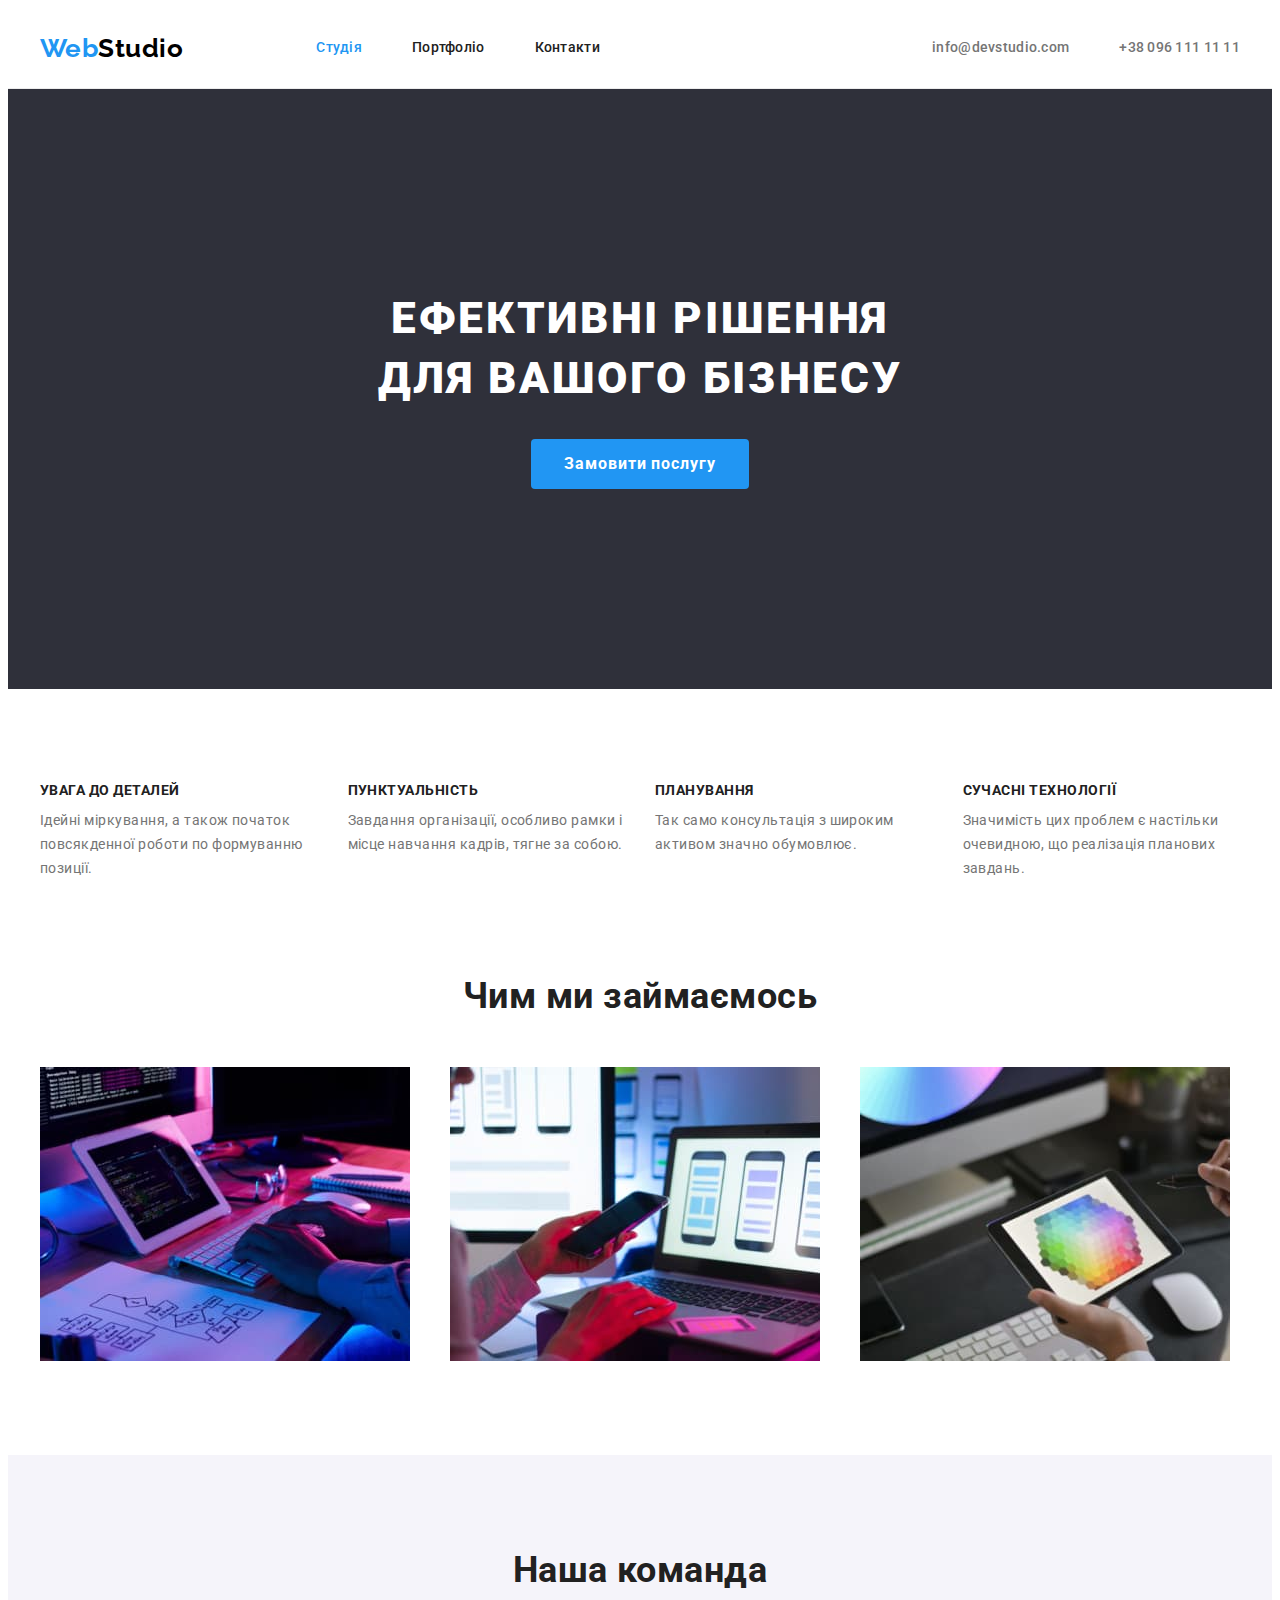
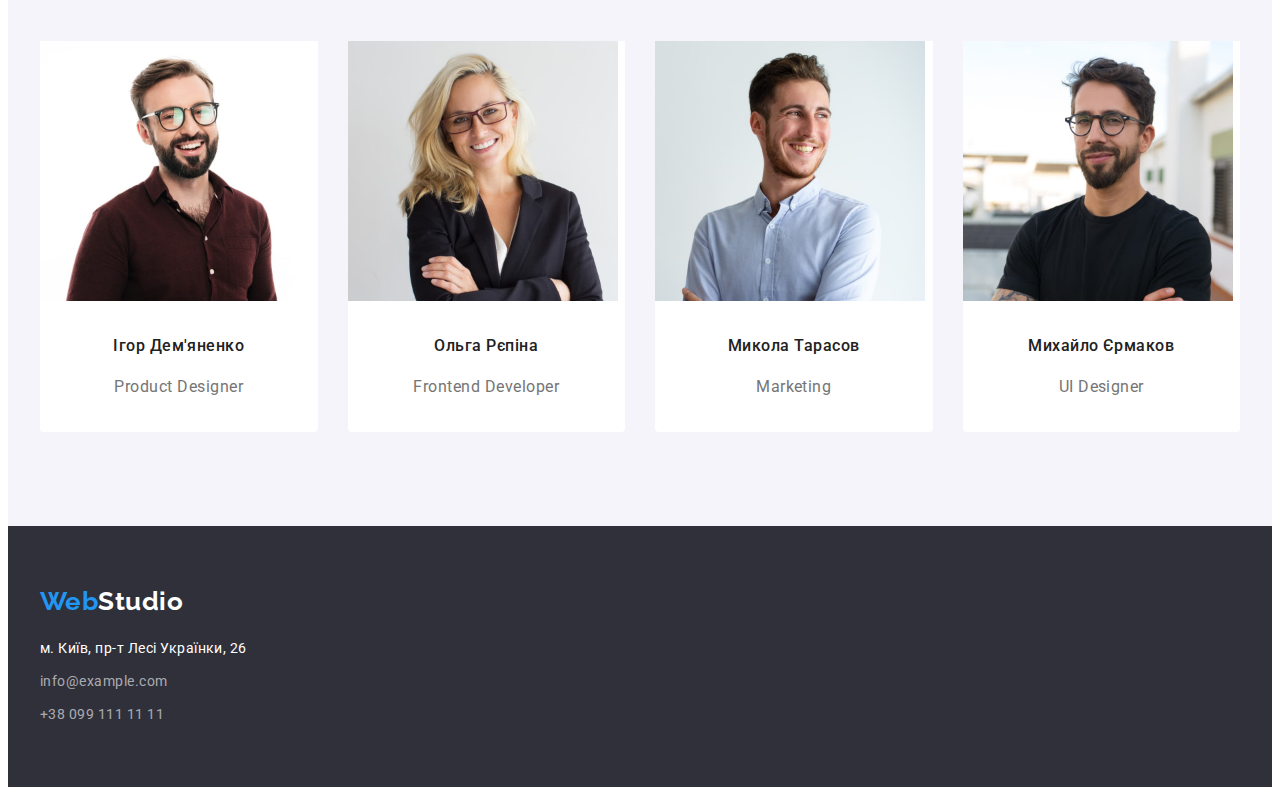
<file: index.html>
<!DOCTYPE html>
<html lang="uk">
<head>
    <meta charset="UTF-8">
    <meta http-equiv="X-UA-Compatible" content="IE=edge">
    <meta name="viewport" content="width=device-width, initial-scale=1.0">
    <title>Студія</title>
    <link rel="preconnect" href="https://fonts.googleapis.com">
    <link rel="preconnect" href="https://fonts.gstatic.com" crossorigin>
    <link href="https://fonts.googleapis.com/css2?family=Raleway:wght@700&family=Roboto:wght@400;500;700;900&display=swap" rel="stylesheet">
    <link rel="stylesheet" href="https://cdnjs.cloudflare.com/ajax/libs/modern-normalize/1.1.0/modern-normalize.min.css"
        integrity="sha512-wpPYUAdjBVSE4KJnH1VR1HeZfpl1ub8YT/NKx4PuQ5NmX2tKuGu6U/JRp5y+Y8XG2tV+wKQpNHVUX03MfMFn9Q=="
        crossorigin="anonymous" referrerpolicy="no-referrer" />
    <link rel="stylesheet" href="./css/styles.css">
</head>
<body class="page">
    <!--Header-->
    <header class="header">
        <div class="container main-nav">
            <a href="./index.html" class="logo"><span class="web">Web</span>Studio</a>
            <nav>
                <ul class="list site-nav">
                    <li class="item"><a href="./index.html" class="link main-link current">Студія</a></li>
                    <li class="item"><a href="./portfolio.html" class="link portfolio-link">Портфоліо</a></li>
                    <li class="item"><a href="" class="link contact-link">Контакти</a></li>
                </ul>
            </nav>
            <ul class="list header-contacts">
                <li class="item"><a href="mailto:info@devstudio.com" class="contact-link">info@devstudio.com</a></li>
                <li class="item"><a href="tel:+380961111111" class="contact-link">+38 096 111 11 11</a></li>
            </ul>
        </div>
    </header>

    <main>
        <!--Hero-->
        <section class="hero">
            <div>
                <h1 class="hero-title">Ефективні рішення <br> для вашого бізнесу</h1>
                <button type="button" class="button">Замовити послугу</button>
            </div>
        </section>
        
        <!--Advantages-->
        <section class="advantages">
            <div class="container">
                <h2 class="title visually-hidden">Наші переваги</h2>
                <ul class="list advantages-list">
                    <li class="item">
                        <h3 class="advantages-title">Увага до деталей</h3>
                        <p class="text">Ідейні міркування, а також початок повсякденної роботи по формуванню позиції.</p>
                    </li>
                    <li class="item">
                        <h3 class="advantages-title">Пунктуальність</h3>
                        <p class="text">Завдання організації, особливо рамки і місце навчання кадрів, тягне за собою.</p>
                    </li>
                    <li class="item">
                        <h3 class="advantages-title">Планування</h3>
                        <p class="text">Так само консультація з широким активом значно обумовлює.</p>
                    </li>
                    <li class="item">
                        <h3 class="advantages-title">Сучасні технології</h3>
                        <p class="text">Значимість цих проблем є настільки очевидною, що реалізація планових завдань.</p>
                    </li>
                </ul>
            </div>
        </section>
        
        <!--What we do-->
        <section class="work section">
            <div class="container">
                <h2 class="title">Чим ми займаємось</h2>
                <ul class="list images-list">
                    <li class="item">
                        <a href="">
                            <img src="./images/box-1.jpg" alt="Людина друкує текст на клавіатурі" width="370" height="294">
                        </a>
                    </li>
                    <li class="item">
                        <a href="">
                            <img src="./images/box-2.jpg" alt="Людина працює на телефоні" width="370" height="294">
                        </a>
                    </li>
                    <li class="item">
                        <a href="">
                            <img src="./images/box-3.jpg" alt="Людина працює на планшеті" width="370" height="294">
                        </a>
                    </li>
                </ul>
            </div>
        </section>
        <!--Team-->
        
        <section class="team section">
            <div class="container">
                <h2 class="title">Наша команда</h2>
                <ul class="list team-list">
                    <li class="team-card">
                        <img src="./images/img-3-2.jpg" alt="Співробітник" width="270" height="260">
                        <div class="member">
                            <h3 class="team-names">Ігор Дем'яненко</h3>
                            <p lang="en" class="text">Product Designer</p>
                        </div>
                    </li>
                    <li class="team-card">
                        <img src="./images/img-4-2.jpg" alt="Співробітник" width="270" height="260">
                        <div class="member">
                            <h3 class="team-names">Ольга Рєпіна</h3>
                            <p lang="en" class="text">Frontend Developer</p>
                        </div>
                    </li>
                    <li class="team-card">
                        <img src="./images/img-5-2.jpg" alt="Співробітник" width="270" height="260">
                        <div class="member">
                            <h3 class="team-names">Микола Тарасов</h3>
                            <p lang="en" class="text">Marketing</p>
                        </div>
                    </li>
                    <li class="team-card">
                        <img src="./images/img-6-2.jpg" alt="Співробітник" width="270" height="260">
                        <div class="member">
                            <h3 class="team-names">Михайло Єрмаков</h3>
                            <p lang="en" class="text">UI Designer</p>
                        </div>
                    </li>
                </ul>
            </div>
        </section>
    </main>

    <!--Footer-->
    <footer>
        <section class="footer">
            <div class="container">
                <h2 class="title visually-hidden">Адреса</h2>
                <a href="./index.html" class="logo"><span class="web">Web</span><span class="studio">Studio</span></a>
                <address>
                    <p class="place">м. Київ, пр-т Лесі Українки, 26</p>
                    <ul class="list address-list">
                        <li class="item">
                            <a href="mailto:info@example.com" class="address-link">info@example.com</a>
                        </li>
                        <li class="item">
                            <a href="tel:+380991111111" class="address-link">+38 099 111 11 11</a>
                        </li>
                    </ul>
                </address>
            </div>
        </section>
    </footer>
</body>
</html>
</file>
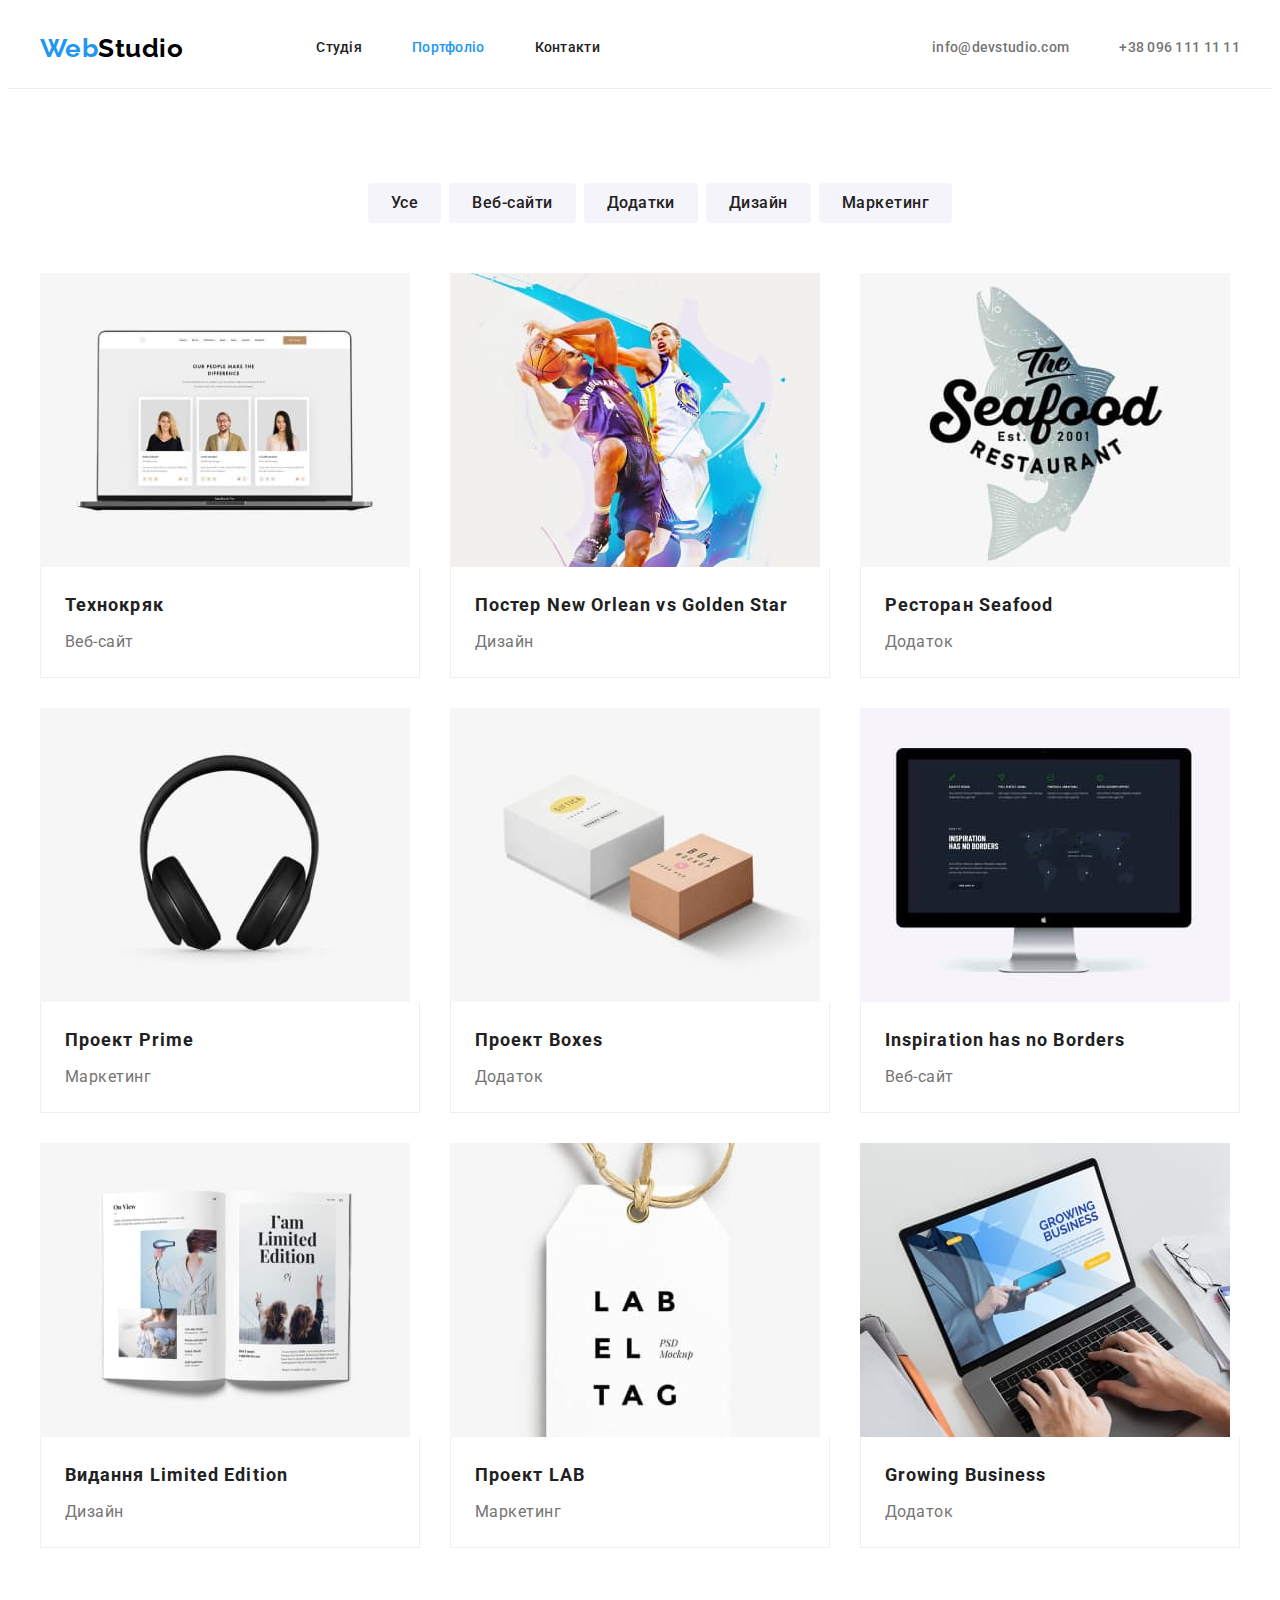
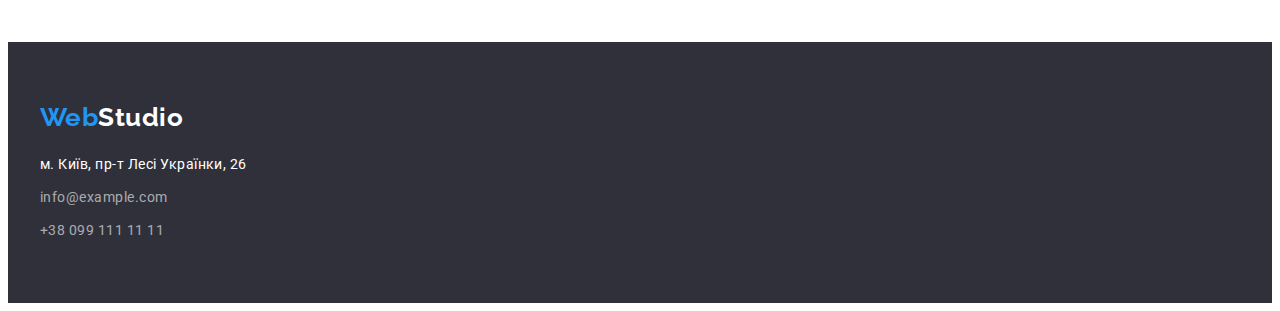
<file: portfolio.html>
<!DOCTYPE html>
<html lang="uk">
<head>
    <meta charset="UTF-8">
    <meta http-equiv="X-UA-Compatible" content="IE=edge">
    <meta name="viewport" content="width=device-width, initial-scale=1.0">
    <title>Портфоліо</title>
    <link rel="preconnect" href="https://fonts.googleapis.com">
    <link rel="preconnect" href="https://fonts.gstatic.com" crossorigin>
    <link href="https://fonts.googleapis.com/css2?family=Raleway:wght@700&family=Roboto:wght@400;500;700;900&display=swap" rel="stylesheet">
    <link rel="stylesheet" href="https://cdnjs.cloudflare.com/ajax/libs/modern-normalize/1.1.0/modern-normalize.min.css" 
        integrity="sha512-wpPYUAdjBVSE4KJnH1VR1HeZfpl1ub8YT/NKx4PuQ5NmX2tKuGu6U/JRp5y+Y8XG2tV+wKQpNHVUX03MfMFn9Q==" 
        crossorigin="anonymous" referrerpolicy="no-referrer" />
    <link rel="stylesheet" href="./css/styles.css">
</head>
<body class="page">
    <!--Header-->
    <header class="header">
        <div class="container main-nav">
            <a href="./index.html" class="logo"><span class="web">Web</span>Studio</a>
            <nav>
                <ul class="list site-nav">
                    <li class="item"><a href="./index.html" class="link main-link">Студія</a></li>
                    <li class="item"><a href="./portfolio.html" class="link portfolio-link current">Портфоліо</a></li>
                    <li class="item"><a href="" class="link contact-link">Контакти</a></li>
                </ul>
            </nav>
            <ul class="list header-contacts">
                <li class="item"><a href="mailto:info@devstudio.com" class="contact-link">info@devstudio.com</a></li>
                <li class="item"><a href="tel:+380961111111" class="contact-link">+38 096 111 11 11</a></li>
            </ul>
        </div>
    </header>

    <main>
        <section class="portfolio section">
            <div class="container">
                <h1 class="title visually-hidden">Портфоліо</h1>
                <ul class="list button-list">
                    <li class="item"><button type="button" class="portfolio-buttons">Усе</button></li>
                    <li class="item"><button type="button" class="portfolio-buttons">Веб-сайти</button></li>
                    <li class="item"><button type="button" class="portfolio-buttons">Додатки</button></li>
                    <li class="item"><button type="button" class="portfolio-buttons">Дизайн</button></li>
                    <li class="item"><button type="button" class="portfolio-buttons">Маркетинг</button></li>
                </ul>
                <ul class="list projects-list">
                    <li class="item">
                        <a href="" class="projects-link">
                            <div class="card-thumb"><img src="./images/img-1.jpg" alt="Веб-сайт" width="370" height="294"></div>
                            <div class="card-content">
                                <h2 class="projects">Технокряк</h2>
                                <p class="projects-text">Веб-сайт</p>
                            </div>
                        </a>
                    </li>
                    <li class="item">
                        <a href="" class="projects-link">
                            <div class="card-thumb"><img src="./images/img-2.jpg" alt="Дизайн" width="370" height="294"></div>
                            <div class="card-content">
                                <h2 class="projects">Постер <span lang="en">New Orlean vs Golden Star</span></h2>
                                <p class="projects-text">Дизайн</p>
                            </div>
                        </a>
                    </li>
                    <li class="item">
                        <a href="" class="projects-link">
                            <div class="card-thumb"><img src="./images/img-3.jpg" alt="Додаток" width="370" height="294"></div>
                            <div class="card-content">
                                <h2 class="projects">Ресторан <span lang="en">Seafood</span></h2>
                                <p class="projects-text">Додаток</p>
                            </div>
                        </a>
                    </li>
                    <li class="item">
                        <a href="" class="projects-link">
                            <div class="card-thumb"><img src="./images/img-4.jpg" alt="Маркетинг" width="370" height="294"></div>
                            <div class="card-content">
                                <h2 class="projects">Проект <span lang="en">Prime</span></h2>
                                <p class="projects-text">Маркетинг</p>
                            </div>
                        </a>
                    </li>
                    <li class="item">
                        <a href="" class="projects-link">
                            <div class="card-thumb"><img src="./images/img-5.jpg" alt="Додаток" width="370" height="294"></div>
                            <div class="card-content">
                                <h2 class="projects">Проект <span lang="en">Boxes</span></h2>
                                <p class="projects-text">Додаток</p>
                            </div>
                        </a>
                    </li>
                    <li class="item">
                        <a href="" class="projects-link">
                            <div class="card-thumb"><img src="./images/img-6.jpg" alt="Веб-сайт" width="370" height="294"></div>
                            <div class="card-content">
                                <h2 class="projects" lang="en">Inspiration has no Borders</h2>
                                <p class="projects-text">Веб-сайт</p>
                            </div>
                        </a>
                    </li>
                    <li class="item">
                        <a href="" class="projects-link">
                            <div class="card-thumb"><img src="./images/img-7.jpg" alt="Дизайн" width="370" height="294"></div>
                            <div class="card-content">
                                <h2 class="projects">Видання <span lang="en">Limited Edition</span></h2>
                                <p class="projects-text">Дизайн</p>
                            </div>
                        </a>
                    </li>
                    <li class="item">
                        <a href="" class="projects-link">
                            <div class="card-thumb"><img src="./images/img-8.jpg" alt="Маркетинг" width="370" height="294"></div>
                            <div class="card-content">
                                <h2 class="projects">Проект <span lang="en">LAB</span></h2>
                                <p class="projects-text">Маркетинг</p>
                            </div>
                        </a>
                    </li>
                    <li class="item">
                        <a href="" class="projects-link">
                            <div class="card-thumb"><img src="./images/img-9.jpg" alt="Додаток" width="370" height="294"></div>
                            <div class="card-content">
                                <h2 class="projects" lang="en">Growing Business</h2>
                                <p class="projects-text">Додаток</p>
                            </div>
                        </a>
                    </li>
                </ul>
            </div>
        </section>
    </main>

    <!--Footer-->
    <footer>
        <section class="footer">
            <div class="container">
                <h2 class="title visually-hidden">Адреса</h2>
                <a href="./index.html" class="logo"><span class="web">Web</span><span class="studio">Studio</span></a>
                <address>
                    <p class="place">м. Київ, пр-т Лесі Українки, 26</p>
                    <ul class="list address-list">
                        <li class="item">
                            <a href="mailto:info@example.com" class="address-link">info@example.com</a>
                        </li>
                        <li class="item">
                            <a href="tel:+380991111111" class="address-link">+38 099 111 11 11</a>
                        </li>
                    </ul>
                </address>
            </div>
        </section>
    </footer>
</body>
</html>
</file>
<file: css/styles.css>
:root {
    --primary-text-colour: #212121;
    --secondary-text-colour: #757575;
    --accent-colour: #2196F3; 
    --primary-background-colour: #ffffff;
    --secondary-background-colour: #F5F4FA;
}

/* body */
.page {
    background-color:var(--primary-background-colour);
    color: var(--primary-text-colour);
    font-family: Roboto, sans-serif;
    letter-spacing: 0.03em;

}

/* margin */
h1,
h2,
h3,
p,
ul{
    margin-top:0px;
    margin-bottom: 0px;
}

/* images */
img{
    display: block;
    max-width: 100%;
    height: auto;
}

/* hidden titles */
.visually-hidden {
    position: absolute;
    white-space: nowrap;
    width: 1px;
    height: 1px;
    overflow: hidden;
    border: 0;
    padding: 0;
    clip: rect(0 0 0 0);
    clip-path: inset(50%);
    margin: -1px;
}

/* container */
.container{
    width: 1200px;
    padding-left: 15px;
    padding-right: 15px;
    margin-right: auto;
    margin-left: auto;
    /* outline: 2px solid tomato; */
}

/* section */
.section{
    padding: 94px 0px;
}

/* header */
.header{
    /* padding: 0px 215px; */
    border-bottom: 1px solid #ECECEC;
}

.main-nav{
    display: flex;
    align-items: center;
}

/* logo */
.logo {
    color: #000000;
    font-family: Raleway, sans-serif;
    font-weight: 700;
    font-size: 26px;
    line-height: 1.19;
    text-decoration: none;
}

.logo:hover{
    color: var(--accent-colour);
}

.web {
    color: var(--accent-colour);
}

/* site nav */
.list {
    list-style: none;
}

.site-nav{
    display: flex;
    margin-left: 93px;
}

/* .site-nav .item{
    margin-right: 50px;
}

.site-nav .item:last-child{
    margin-right: 0;
} */

/* .site-nav .item:not(:last-child){
    margin-right: 50px;
} */

.site-nav .item + .item,
.header-contacts .item + .item{
    margin-left: 50px;
}

.site-nav .link{
    display: block;
    padding-top: 32px;
    padding-bottom: 32px;

    color: var(--primary-text-colour);
    font-weight: 500;
    font-size: 14px;
    line-height: 1.14;
    letter-spacing: 0.02em;
    text-decoration: none;
}

.site-nav .main-link.current{
    color: var(--accent-colour);
}

.site-nav .portfolio-link.current{
    color: var(--accent-colour);
}

.header-contacts{
    display: flex;
    margin-left: auto;
}

.contact-link{
    display: block;

    color: var(--secondary-text-colour);
    font-weight: 500;
    font-size: 14px;
    line-height: 1.14;
    letter-spacing: 0.02em;
    text-decoration: none;
}


.site-nav .link:hover,
.site-nav .link:focus,
.contact-link:hover,
.contact-link:focus{
    color: var(--accent-colour);
}

/* main */

/* hero */
.hero {
    background-color: #2F303A;
    text-align: center;
    padding: 200px 0px;
}

.hero-title {
    color:var(--primary-background-colour);
    font-style: normal;
    font-weight: 900;
    font-size: 44px;
    line-height: 1.36;
    letter-spacing: 0.06em;
    text-transform: uppercase;

    margin-bottom: 30px;
}

/* button */
.button {
    display: inline-block;
    min-width: 200px;
    padding: 10px 32px;
    border: 1px solid transparent;
    border-radius: 4px;

    color:var(--primary-background-colour);
    background-color: var(--accent-colour);
    font-family: inherit;
    font-weight: 700;
    font-size: 16px;
    line-height: 1.8;
    text-align: center;
    letter-spacing: 0.06em;
    cursor: pointer;
}

.button:hover,
.button:focus {
    color:var(--primary-background-colour);
    background-color: #188CE8;
}

/* title */
.title{
    font-weight: 700;
    font-size: 36px;
    line-height: 1.17;
    text-align: center;
    margin-bottom: 50px;
}

/* advantages */
.advantages{
    padding: 94px 0px 0px;
}

.advantages-list{
    display: flex;
    padding: 0;
}

.advantages-list .item{
    flex-basis: calc((100% - 90px) / 4);
    margin-right: 30px;
}

.advantages-list .item:nth-child(4n){
    margin-right: 0;
}

/* .advantages-list .item + .item{
    margin-left: 30px;
} */

.advantages-title{
    font-weight: 700;
    font-size: 14px;
    line-height: 1.14;
    text-transform: uppercase;

    margin-bottom: 10px;
}

.advantages-list .text{
    color: var(--secondary-text-colour);
    font-weight: 400;
    font-size: 14px;
    line-height: 1.71;
}

/* what we do */

.images-list{
    display: flex;
    padding: 0;
    /* justify-content: space-between; */
}

.images-list .item {
    flex-basis: calc((100% - 60px) / 3);
    margin-right: 30px;
}

.images-list .item:nth-child(3n) {
    margin-right: 0;
}

/* team */
.team{
    background-color:var(--secondary-background-colour) ;
}

.team-card{
    background-color: var(--primary-background-colour);
    border-radius: 0px 0px 4px 4px;
}

.team-list{
    display: flex;
    /* justify-content: space-between; */
    padding: 0;
}

.team-card{
    flex-basis: calc((100% - 90px) / 4);
    margin-right: 30px;
}

.team-card:nth-child(4n) {
    margin-right: 0;
}

.member{
    padding: 30px 0px;
}

.team-names{
    font-weight: 500;
    font-size: 16px;
    line-height: 1.9;
    text-align: center;
    margin-bottom: 10px;
}

.team-list .text{
    color: var(--secondary-text-colour);
    font-weight: 400;
    font-size: 16px;
    line-height: 1.9;
    text-align: center;
}

/* footer */
.footer{
    background-color:#2F303A;
    padding: 60px 0px;
}

.footer .logo{
    display: inline-block;
    margin-bottom: 20px;
}

.studio{
    color:var(--primary-background-colour);
}

.place{
    color:var(--primary-background-colour);
    font-style: normal;
    font-weight: 400;
    font-size: 14px;
    line-height: 1.71;
}

.address-list{
    padding: 0;
}

.address-list .item{
    margin-top: 9px;
}

.address-link{
    color: rgba(255, 255, 255, 0.6);
    font-style: normal;
    font-weight: 400;
    font-size: 14px;
    line-height: 1.71;
    text-decoration: none;
}

.address-link:hover,
.address-link:focus{
    color: var(--accent-colour);
}

/* portfolio */

.projects-link{
    text-decoration: none;
}

.projects-list{
    display: flex;
    flex-wrap: wrap;
    padding: 0;
    /* justify-content: space-between */
}

.projects-list .item{
    flex-basis: calc((100% - 60px) / 3);
    margin-right: 30px;
    margin-bottom: 30px;
} 

.projects-list .item:nth-child(3n) {
    margin-right: 0;
}

.projects-list .item:nth-last-child(-n + 3){
    margin-bottom: 0;
}

.card-content{
    padding: 20px 24px;
    border: 1px solid #EEEEEE;
    border-top: 0;
}

.projects{
    color: var(--primary-text-colour);
    font-weight: 700;
    font-size: 18px;
    line-height: 2;
    letter-spacing: 0.06em;
}

.projects-text{
    color: var(--secondary-text-colour);
    font-weight: 400;
    font-size: 16px;
    line-height: 1.88;
    margin-top: 4px;
}

.portfolio-buttons{
    display: inline-block;
    min-width: auto;
    padding: 6px 22px;
    border: 1px solid transparent;
    border-radius: 4px;

    color: var(--primary-text-colour);
    background-color: var(--secondary-background-colour);
    font-family: inherit;
    font-weight: 500;
    font-size: 16px;
    line-height: 1.62;
    text-align: center;
    letter-spacing: 0.03em;
    cursor: pointer;
}

.button-list{
    display: inline-block;
    margin-bottom: 50px;
}

.portfolio-buttons:hover,
.portfolio-buttons:focus{
    color: var(--primary-background-colour);
    background-color: var(--accent-colour);
    box-shadow: 0px 4px 4px 0px #00000040;
}

.button-list{
    display: flex;
    justify-content: center;
}

.button-list .item:not(:last-child){
    margin-right: 8px;
}


/* .item * {
    outline: 1px solid salmon;
} */
</file>
